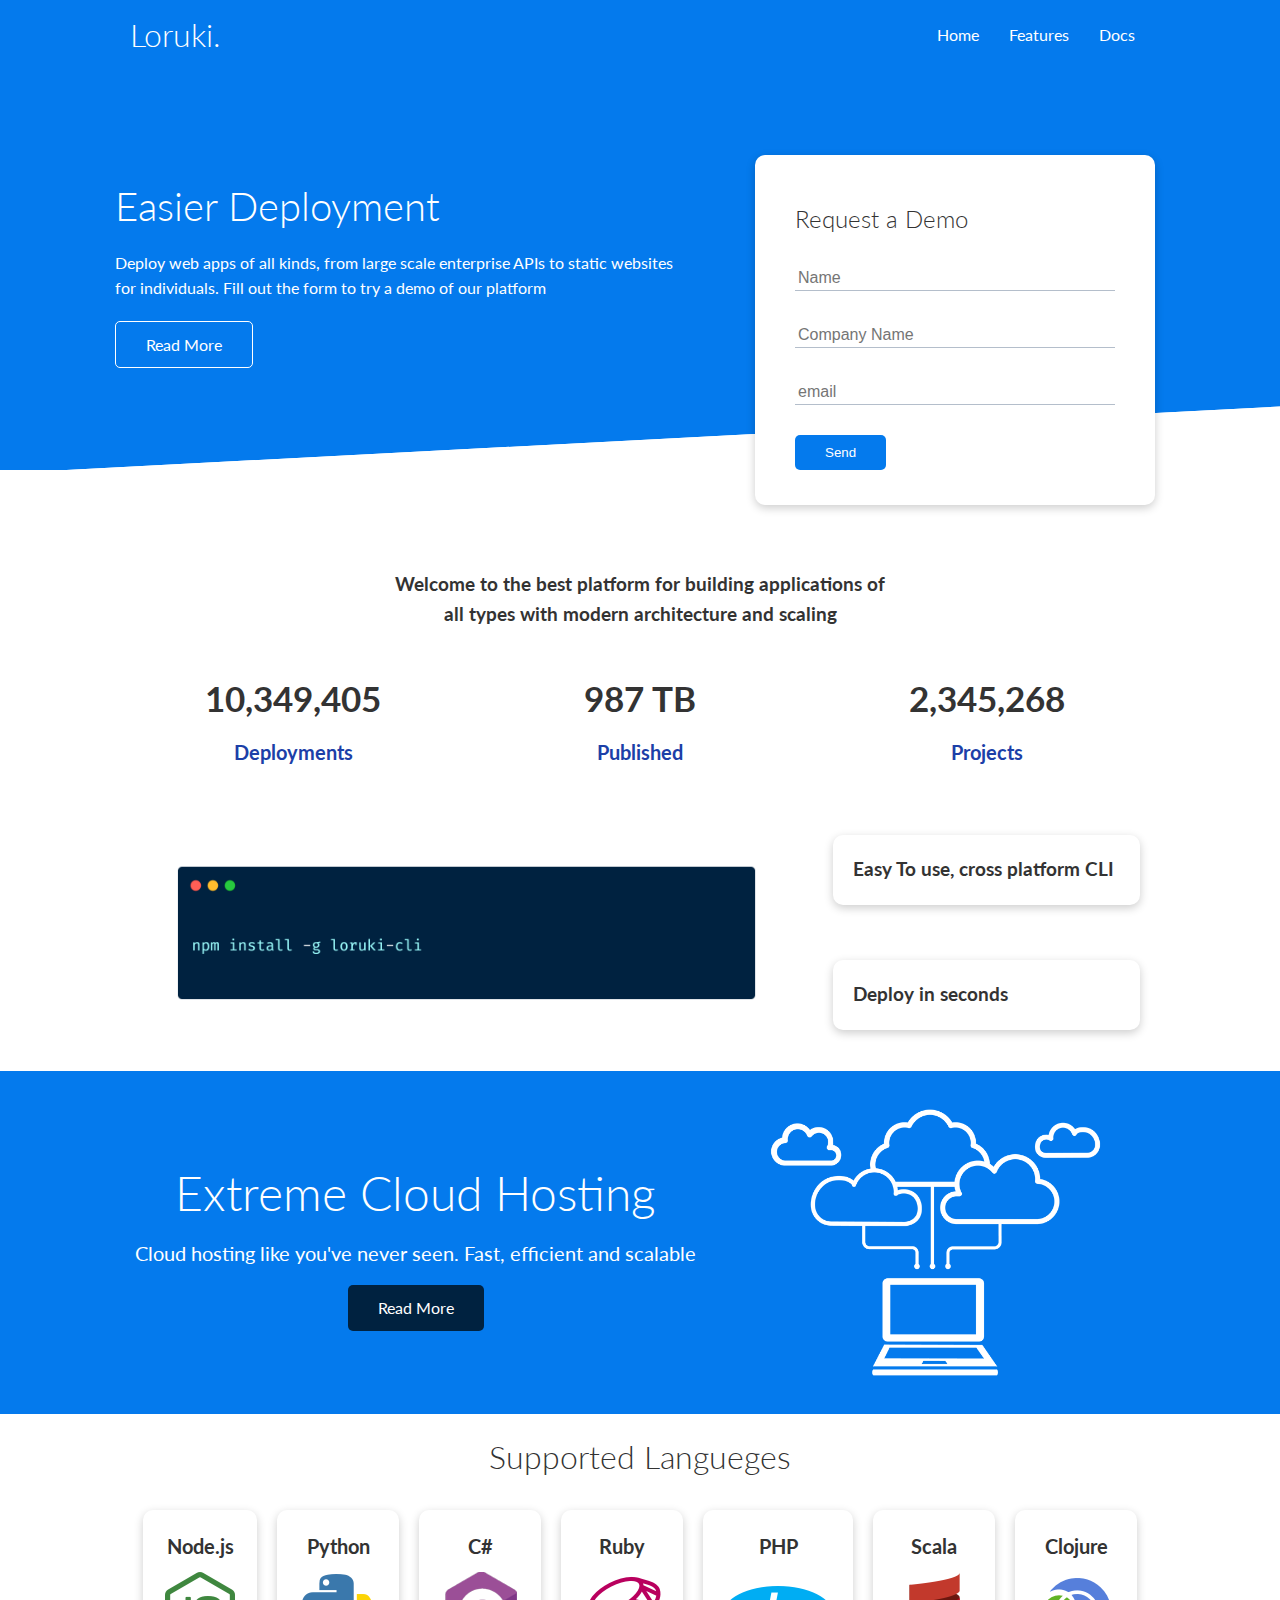
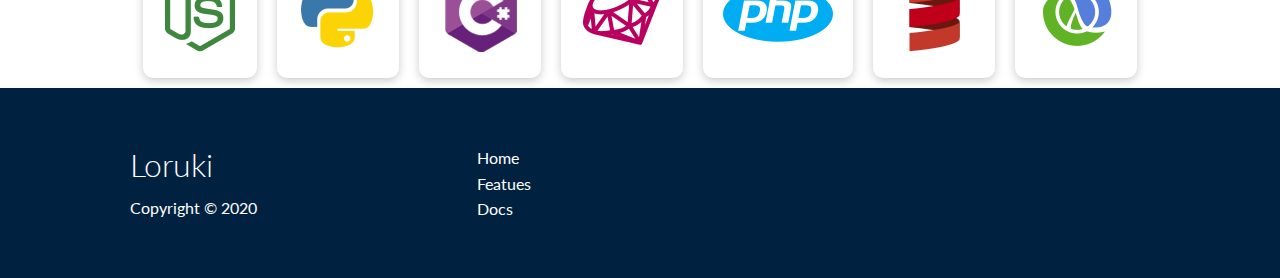
<file: myVersion/index.html>
<!DOCTYPE html>
<html lang="en">
<head>
    <meta charset="UTF-8">
    <meta http-equiv="X-UA-Compatible" content="IE=edge">
    <meta name="viewport" content="width=device-width, initial-scale=1.0">
    <title>Loruki | Cloud Hosting For Everyone</title>
    <link rel="stylesheet" href="css/utilities.css">
    <link rel="stylesheet" href="css/style.css">
    <link rel="stylesheet" href="https://cdnjs.cloudflare.com/ajax/libs/font-awesome/5.15.2/css/all.min.css" integrity="sha512-HK5fgLBL+xu6dm/Ii3z4xhlSUyZgTT9tuc/hSrtw6uzJOvgRr2a9jyxxT1ely+B+xFAmJKVSTbpM/CuL7qxO8w==" crossorigin="anonymous" />
</head>
<body>
    <!-- navbar -->
    <div class="navbar">
        <div class="container flex">
            <h1 class="logo">Loruki.</h1>
            <nav>
                <ul>
                    <li><a href="index.html">Home</a></li>
                    <li><a href="features.html">Features</a></li>
                    <li><a href="docs.html">Docs</a></li>
                </ul>
            </nav>
        </div>
    </div>  
    <!-- showcase -->
    <section class="showcase">
        <div class="container grid">
            <div class="showcase-text">
                <h1>Easier Deployment</h1>
                <p>Deploy web apps of all kinds, from
                 large scale enterprise APIs to static
                  websites for individuals. Fill out the
                   form to try a demo of our platform</p>
                <a href="features.html" class="btn btn-outline">Read More</a>
            </div>
            <div class="showcase-form card">
                <h2>Request a Demo</h2>
                <form>
                    <div class="form-control">
                        <input type="text" name="name" placeholder="Name" required>
                    </div>
                    <div class="form-control">
                        <input type="text" name="company" placeholder="Company Name" required>
                    </div>
                    <div class="form-control">
                        <input type="email" name="email" placeholder="email" required>
                    </div>
                    <input type="submit" value="Send" class="btn btn-primary">
                </form>
            </div>
        </div>
    </section>  
    <!-- states -->
    <section class="states">
        <div class="container">
            <h3 class="stats-heading text-center my-1">
                Welcome to the best platform for building applications
                 of all types with modern architecture and scaling
            </h3>
            <div class="grid grid-3 text-center my-4">
                <div>
                    <i class="fas fa-server fa-3x"></i>
                    <h3>10,349,405</h3>
                    <p class="text-secondary">Deployments</p>
                </div>
                <div>
                    <i class="fas fa-upload fa-3x"></i>
                    <h3>987 TB</h3>
                    <p class="text-secondary">Published</p>
                </div>
                <div>
                    <i class="fas fa-project-diagram fa-3x"></i>
                    <h3>2,345,268</h3>
                    <p class="text-secondary">Projects</p>
                </div>
            </div>
        </div>
    </section>
    <!-- cli -->
    <section class="cli">
        <div class="container grid">
            <img src="./images/cli.png" alt="cli">
            <div class="card">
                <h3>Easy To use, cross platform CLI</h3>
            </div>
            <div class="card">
                <h3>Deploy in seconds</h3>
            </div>
        </div>
    </section>
    <!-- cloud -->
    <section class="cloud bg-primary my-2 py-2">
        <div class="container grid">
            <div class="text-center">
                <h2 class="lg">Extreme Cloud Hosting</h2>
                <p class="lead my-1">Cloud hosting like you've never seen. Fast, efficient and scalable</p>
                <a href="features.html" class="btn btn-dark">Read More</a>
            </div>
            <img src="./images/cloud.png" alt="cloud">
        </div>
    </section>
    <!-- languages -->
    <section class="languages">
        <h2 class="md text-center my-2">
            Supported Langueges
        </h2>
        <div class="container flex">
            <div class="card">
                <h4>Node.js</h4>
                <img src="./images/logos/node.png" alt="nodejs">
            </div>
            <div class="card">
                <h4>Python</h4>
                <img src="./images/logos/python.png" alt="python">
            </div>
            <div class="card">
                <h4>C#</h4>
                <img src="./images/logos/csharp.png" alt="csharp">
            </div>
            <div class="card">
                <h4>Ruby</h4>
                <img src="./images/logos/ruby.png" alt="ruby">
            </div>
            <div class="card">
                <h4>PHP</h4>
                <img src="./images/logos/php.png" alt="php">
            </div>
            <div class="card">
                <h4>Scala</h4>
                <img src="./images/logos/scala.png" alt="scala">
            </div>
            <div class="card">
                <h4>Clojure</h4>
                <img src="./images/logos/clojure.png" alt="clojure">
            </div>
        </div>
    </section>
    <!-- footer -->
    <footer class="footer bg-dark py-5">
        <div class="container grid grid-3">
            <div>
                <h1>Loruki</h1>
                <p>Copyright &copy; 2020</p>
            </div>
            <nav>
                <ul>
                    <li><a href="index.html">Home</a></li>
                    <li><a href="features.html">Featues</a></li>
                    <li><a href="docs.html">Docs</a></li>
                </ul>
            </nav>
            <div class="social">
                <a href="#"><i class="fab fa-github fa-2x"></i></a>
                <a href="#"><i class="fab fa-facebook fa-2x"></i></a>
                <a href="#"><i class="fab fa-instagram fa-2x"></i></a>
                <a href="#"><i class="fab fa-twitter fa-2x"></i></a>
            </div>
        </div>
    </footer>
</body>
</html>
</file>
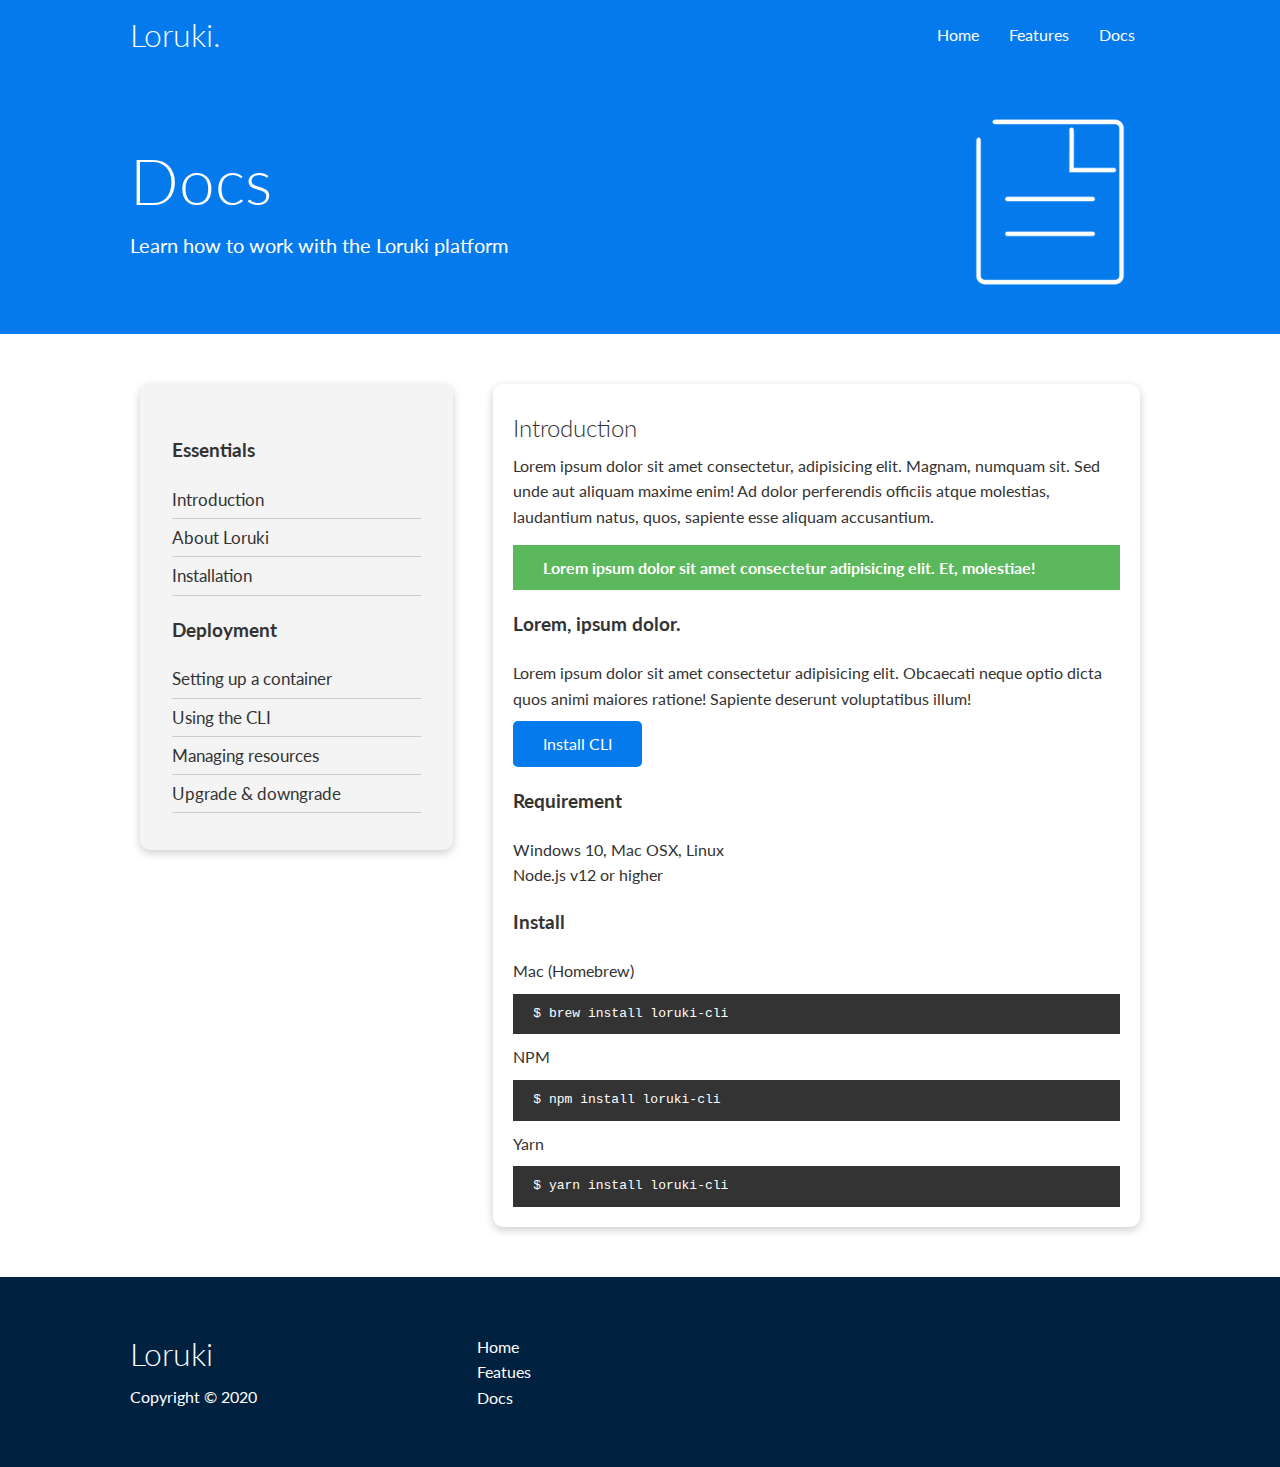
<file: myVersion/docs.html>
<!DOCTYPE html>
<html lang="en">
<head>
    <meta charset="UTF-8">
    <meta http-equiv="X-UA-Compatible" content="IE=edge">
    <meta name="viewport" content="width=device-width, initial-scale=1.0">
    <title>Loruki | Cloud Hosting For Everyone</title>
    <link rel="stylesheet" href="css/utilities.css">
    <link rel="stylesheet" href="css/style.css">
    <link rel="stylesheet" href="https://cdnjs.cloudflare.com/ajax/libs/font-awesome/5.15.2/css/all.min.css" integrity="sha512-HK5fgLBL+xu6dm/Ii3z4xhlSUyZgTT9tuc/hSrtw6uzJOvgRr2a9jyxxT1ely+B+xFAmJKVSTbpM/CuL7qxO8w==" crossorigin="anonymous" />
</head>
<body>
    <!-- navbar -->
    <div class="navbar">
        <div class="container flex">
            <h1 class="logo">Loruki.</h1>
            <nav>
                <ul>
                    <li><a href="index.html">Home</a></li>
                    <li><a href="features.html">Features</a></li>
                    <li><a href="docs.html">Docs</a></li>
                </ul>
            </nav>
        </div>
    </div>  
    <!-- head -->
    <section class="docs-head bg-primary py-3">
        <div class="container grid">
            <div>
                <h1 class="xl">Docs</h1>
                <p class="lead">Learn how to work with the Loruki platform</p>
            </div>
            <img src="./images/docs.png" alt="docs">
        </div>
    </section>
    <!-- docs main -->
    <section class="docs-main my-4">
        <div class="container grid">
            <div class="card bg-light p-3">
                <h3 class="my-2">Essentials</h3>
                <nav>
                    <ul>
                        <li><a href="#" class="text-primary">Introduction</a></li>
                        <li><a href="#">About Loruki</a></li>
                        <li><a href="#">Installation</a></li>
                    </ul>
                </nav>
                <h3 class="my-2">Deployment</h3>
                <nav>
                    <ul>
                        <li><a href="#">Setting up a container</a></li>
                        <li><a href="#">Using the CLI</a></li>
                        <li><a href="#">Managing resources</a></li>
                        <li><a href="#">Upgrade & downgrade</a></li>
                    </ul>
                </nav>
            </div>
            <div class="card">
                <h2>Introduction</h2>
                <p>Lorem ipsum dolor sit amet consectetur, adipisicing elit. Magnam, numquam sit. Sed unde aut aliquam maxime enim! Ad dolor perferendis officiis atque molestias, laudantium natus, quos, sapiente esse aliquam accusantium.</p>
                <div class="alert alert-success">
                    <i class="fas fa-info"></i>
                    Lorem ipsum dolor sit amet consectetur adipisicing elit. Et, molestiae!
                </div>
                <h3>Lorem, ipsum dolor.</h3>
                <p>Lorem ipsum dolor sit amet consectetur adipisicing elit. Obcaecati neque optio dicta quos animi maiores ratione! Sapiente deserunt voluptatibus illum!</p>
                <a href="#" class="btn btn-primary">Install CLI</a>
                <h3>Requirement</h3>
                <ul>
                    <li>Windows 10, Mac OSX, Linux</li>
                    <li>Node.js v12 or higher</li>
                </ul>
                <h3>Install</h3>
                <p>Mac (Homebrew)</p>
                <pre><code>$ brew install loruki-cli</code></pre>
                <p>NPM</p>
                <pre><code>$ npm install loruki-cli</code></pre>
                <p>Yarn</p>
                <pre><code>$ yarn install loruki-cli</code></pre>
            </div>
        </div>
    </section>
    <!-- footer -->
    <footer class="footer bg-dark py-5">
        <div class="container grid grid-3">
            <div>
                <h1>Loruki</h1>
                <p>Copyright &copy; 2020</p>
            </div>
            <nav>
                <ul>
                    <li><a href="index.html">Home</a></li>
                    <li><a href="features.html">Featues</a></li>
                    <li><a href="docs.html">Docs</a></li>
                </ul>
            </nav>
            <div class="social">
                <a href="#"><i class="fab fa-github fa-2x"></i></a>
                <a href="#"><i class="fab fa-facebook fa-2x"></i></a>
                <a href="#"><i class="fab fa-instagram fa-2x"></i></a>
                <a href="#"><i class="fab fa-twitter fa-2x"></i></a>
            </div>
        </div>
    </footer>
</body>
</html>
</file>
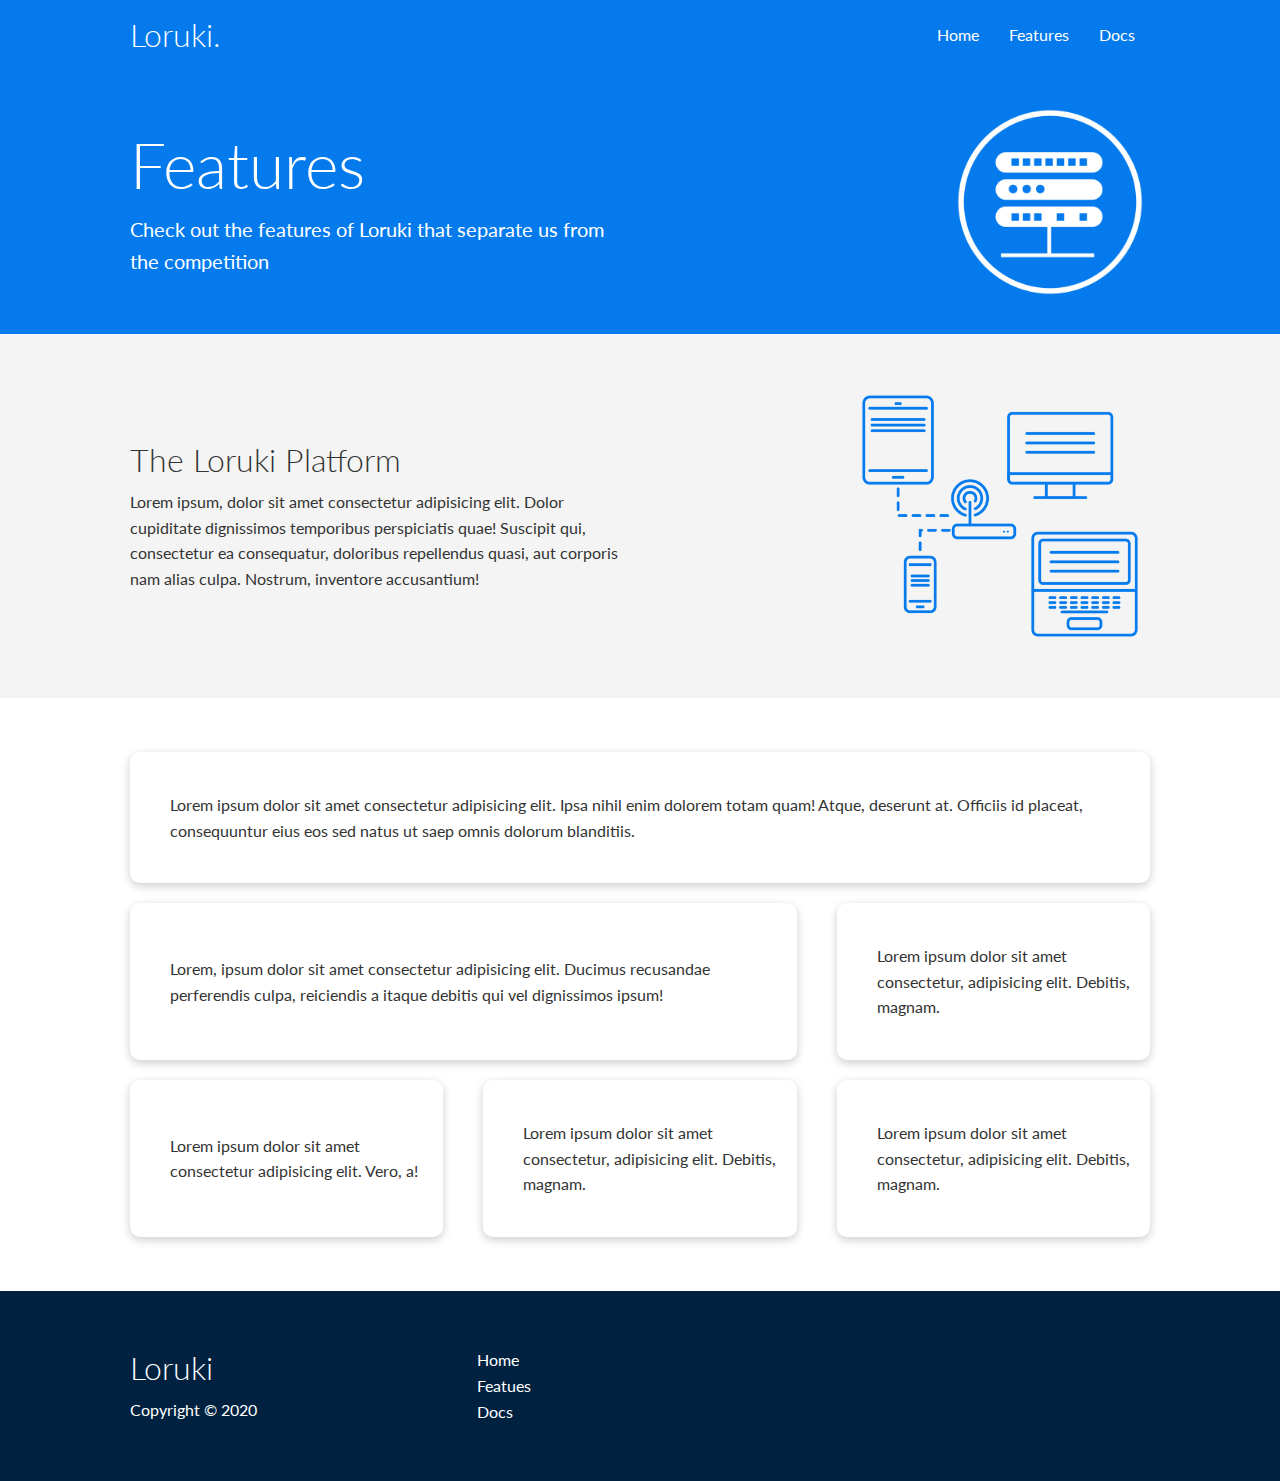
<file: myVersion/features.html>
<!DOCTYPE html>
<html lang="en">
<head>
    <meta charset="UTF-8">
    <meta http-equiv="X-UA-Compatible" content="IE=edge">
    <meta name="viewport" content="width=device-width, initial-scale=1.0">
    <title>Loruki | Cloud Hosting For Everyone</title>
    <link rel="stylesheet" href="css/utilities.css">
    <link rel="stylesheet" href="css/style.css">
    <link rel="stylesheet" href="https://cdnjs.cloudflare.com/ajax/libs/font-awesome/5.15.2/css/all.min.css" integrity="sha512-HK5fgLBL+xu6dm/Ii3z4xhlSUyZgTT9tuc/hSrtw6uzJOvgRr2a9jyxxT1ely+B+xFAmJKVSTbpM/CuL7qxO8w==" crossorigin="anonymous" />
</head>
<body>
    <!-- navbar -->
    <div class="navbar">
        <div class="container flex">
            <h1 class="logo">Loruki.</h1>
            <nav>
                <ul>
                    <li><a href="index.html">Home</a></li>
                    <li><a href="features.html">Features</a></li>
                    <li><a href="docs.html">Docs</a></li>
                </ul>
            </nav>
        </div>
    </div>  
    <!-- head -->
    <section class="features-head bg-primary py-3">
        <div class="container grid">
            <div>
                <h1 class="xl">Features</h1>
                <p class="lead">Check out the features of Loruki that 
                    separate us from the competition</p>
            </div>
            <img src="./images/server.png" alt="server">
        </div>
    </section>
    <!-- sub head -->
    <section class="features-sub-head bg-light py-3 ">
        <div class="container grid">
            <div>
                <h1 class="md">The Loruki Platform</h1>
                <p>
                Lorem ipsum, dolor sit amet consectetur 
                adipisicing elit. Dolor cupiditate dignissimos
                 temporibus perspiciatis quae! Suscipit qui,
                  consectetur ea consequatur, doloribus repellendus
                   quasi, aut corporis nam alias culpa. Nostrum,
                 inventore accusantium!</p>
            </div>
            <img src="./images/server2.png" alt="server">
        </div>
    </section>
    <section class="features-main my-2">
        <div class="container grid grid-3">
            <div class="card flex">
                <i class="fas fa-server fa-3x"></i>
                <p>Lorem ipsum dolor sit amet consectetur adipisicing elit.
                 Ipsa nihil enim dolorem totam quam! Atque, deserunt at.
                 Officiis id placeat, consequuntur eius eos sed natus ut saep
                  omnis dolorum blanditiis.
                </p>
            </div>
            <div class="card flex">
                <i class="fas fa-network-wired fa-3x"></i>
                <p>
                    Lorem, ipsum dolor sit amet consectetur adipisicing elit. Ducimus
                    recusandae perferendis culpa, reiciendis a itaque debitis qui vel
                    dignissimos ipsum!
                </p>
            </div>
            <div class="card flex">
                <i class="fas fa-laptop-code fa-3x"></i>
                <p>
                    Lorem ipsum dolor sit amet consectetur, adipisicing elit. Debitis,
                    magnam.
                </p>
            </div>
            <div class="card flex">
                <i class="fas fa-database fa-3x"></i>
                <p>
                    Lorem ipsum dolor sit amet consectetur adipisicing elit. Vero, a!
                </p>
            </div>
            <div class="card flex">
                <i class="fas fa-power-off fa-3x"></i>
                <p>
                    Lorem ipsum dolor sit amet consectetur, adipisicing elit. Debitis,
                    magnam.
                </p>
            </div>
            <div class="card flex">
                <i class="fas fa-upload fa-3x"></i>
                <p>
                    Lorem ipsum dolor sit amet consectetur, adipisicing elit. Debitis,
                    magnam.
                </p>
            </div>
        </div>
    </section>
    <!-- footer -->
    <footer class="footer bg-dark py-5">
        <div class="container grid grid-3">
            <div>
                <h1>Loruki</h1>
                <p>Copyright &copy; 2020</p>
            </div>
            <nav>
                <ul>
                    <li><a href="index.html">Home</a></li>
                    <li><a href="features.html">Featues</a></li>
                    <li><a href="docs.html">Docs</a></li>
                </ul>
            </nav>
            <div class="social">
                <a href="#"><i class="fab fa-github fa-2x"></i></a>
                <a href="#"><i class="fab fa-facebook fa-2x"></i></a>
                <a href="#"><i class="fab fa-instagram fa-2x"></i></a>
                <a href="#"><i class="fab fa-twitter fa-2x"></i></a>
            </div>
        </div>
    </footer>
</body>
</html>
</file>
<file: myVersion/css/utilities.css>
.container{
    max-width: 1100px;
    margin: auto;
    overflow: auto;
    padding: 0 40px;
}
.card{
    background-color: #fff;
    border-radius: 10px;
    box-shadow: 0 3px 10px rgba(0, 0, 0, 0.2);
    padding: 20px;
    margin: 10px;
    color: #333;
}
.flex{
    display: flex;
    justify-content: center;
    align-items: center;
    height: 100%;
}
.grid{
    display: grid;
    grid-template-columns: repeat(2, 1fr);
    gap: 20px;
    justify-content: center;
    align-items: center;
    height: 100%;
}
.grid-3{
    grid-template-columns: repeat(3, 1fr);
}
.btn{
    display: inline-block;
    padding: 10px 30px;
    cursor: pointer;
    background-color: var(--primary-color);
    color: #fff;
    border: none;
    border-radius: 5px;
}
.btn-outline{
    background-color: transparent;
    border: 1px solid #fff;
}
.btn:hover{
    transform: scale(.98);
}
.text-center{
    text-align: center;
}

/* margins */
.my-1{
    margin: 1rem 0;
}
.my-2{
    margin: 1.5rem 0;
}
.my-3{
    margin: 2rem 0;
}
.my-4{
    margin: 2.5rem 0;
}
.my-5{
    margin: 3rem 0;
}

.m-1{
    margin: 1rem;
}
.m-2{
    margin: 1.5rem;
}
.m-3{
    margin: 2rem;
}
.m-4{
    margin: 2.5rem;
}
.m-5{
    margin: 3rem;
}

/* paddings */
.py-1{
    padding: 1rem 0;
}
.py-2{
    padding: 1.5rem 0;
}
.py-3{
    padding: 2rem 0;
}
.py-4{
    padding: 2.5rem 0;
}
.py-5{
    padding: 3rem 0;
}

.p-1{
    padding: 1rem;
}
.p-2{
    padding: 1.5rem;
}
.p-3{
    padding: 2rem;
}
.p-4{
    padding: 2.5rem;
}
.p-5{
    padding: 3rem;
}
/* backgrounds & colored buttons */
.bg-primary, .btn-primary{
    background-color: var(--primary-color);
    color: #fff;
}
.bg-secondary, .btn-secondary{
    background-color: var(--secondary-color);
    color: #fff;
}
.bg-dark, .btn-dark{
    background-color: var(--dark-color);
    color: #fff;
}
.bg-light, .btn-light{
    background-color: var(--light-color);
    color: #333;
}
.bg-primary a, .btn-primary a,
.bg-secondary a, .btn-secondary a,
.bg-dark a, .btn-dark a,
.bg-light a, .btn-light a
{
    color: #fff;
}

/* text sizes */
.lead{
    font-size: 20px;
}
.sm{
    font-size: 1rem;
}
.md{
    font-size: 2rem
}
.lg{
    font-size: 3rem;
}
.xl{
    font-size: 4rem;
}

/* alert */
.alert{
    background-color: var(--light-color);
    padding: 10px 20px;
    font-weight: bold;
    margin: 15px 0;
}
.alert i{
    margin-right: 10px;
}

.alert-success{
    background-color: var(--success-color);
    color: white;
}
.alert-error{
    background-color: var(--error-color);
    color: white;
}

/* text colors */
.text-primary{
    color: var(--primary-color);
}
.text-secondary{
    color: var(--secondary-color);
}
.text-dark{
    color: var(--dark-color);
}
.text-light{
    color: var(--light-color);
}
</file>
<file: myVersion/css/style.css>
@import url('https://fonts.googleapis.com/css2?family=Lato:wght@300&display=swap');

*{
    box-sizing: border-box;
    margin: 0;
    padding: 0;
}
:root{
    --primary-color: #047aed;
    --secondary-color: #1c3fa8;
    --dark-color: #002240;
    --light-color: #f4f4f4;
    --success-color: #5cb85c;
    --error-color: #d9534f;
}
body{
    font-family: 'Lato', sans-serif;
    color: #333;
    line-height: 1.6;
}
ul{
    list-style-type: none;
}
a{
    text-decoration: none;
    color: #333;
}
h1, h2{
    font-weight: 300;
    line-height: 1.2;
    margin: 10px 0;
}
p{
    margin: 10px 0;
}
img{
    width: 100%;
}
code, pre{
    background-color: #333;
    color: white;
    padding: 10px;
}
/* navbar */
.navbar{
    background-color: var(--primary-color);
    color: #fff;
    height: 70px;
}
.navbar ul{
    display: flex;
}
.navbar a{
    color: #fff;
    padding: 10px;
    margin: 0 5px;
}
.navbar a:hover{
    border-bottom: 2px solid #fff;
}
.navbar .flex{
    justify-content: space-between;
}
/* showcase */

.showcase{
    height: 400px;
    background-color: var(--primary-color);
    color: #fff;
    position: relative;
}
.showcase h1{
    font-size: 40px;
}
.showcase p{
    margin: 20px 0;
}
.showcase .grid{
    grid-template-columns: 55% 45%;
    gap: 30px;
    overflow: visible;
}
.showcase-text{
    animation: slideInFromLeft 1s ease-in;
}
.showcase-form{
    position: relative;
    top: 60px;
    height: 350px;
    width: 400px;
    padding: 40px;
    z-index: 100;
    justify-self: flex-end;
    animation: slideInFromRight 1s ease-in;
}
.showcase-form .form-control{
    margin: 30px 0;
}
.showcase-form input[type="text"],
.showcase-form input[type="email"]{
    border: 0;
    border-bottom: 1px solid #b4becb;
    width: 100%;
    padding: 3px;
    font-size: 16px;
}
.showcase-form input:focus{
    outline: none;
}
.showcase::before, .showcase::after{
    content: "";
    position: absolute;
    height: 100px;
    bottom: -70px;
    right: 0;
    left: 0;
    background-color: #fff;
    transform: skewY(-3deg); 
    -webkit-transform: skewY(-3deg); 
    -moz-transform: skewY(-3deg); 
    -ms-transform: skewY(-3deg); 
}
/* states */
.states{
    padding-top: 100px;
    animation: slideInFromLeft 1s ease-in;
}
.stats-heading{
    max-width: 500px;
    margin: auto;
}
.states .grid h3{
    font-size: 35px;
}
.states .grid p{
    font-size: 20px;
    font-weight: bold;
}

/* cli */
.cli .grid{
    grid-template-columns: repeat(3 , 1fr);
    grid-template-rows: repeat(2, 1fr);
}
.cli .grid > *:first-child{
    grid-column: 1/ span 2;
    grid-row: 1 / span 2;
}

/* cloud */
.cloud .grid {
    grid-template-columns: 4fr 3fr;
}
/* languages */
.languages .card {
    text-align: center;
    margin: 18px 10 40px;
    transition: transform 0.2s ease-in;
}
.languages .flex{
    flex-wrap: wrap;
}
.languages .card h4{
    font-size: 20px;
    margin-bottom: 10px;
}
.languages .card:hover{
    transform: translateY(-15px);
}
/* features */
.features-head img,
.docs-head img {
    width: 200px;
    justify-self: flex-end;
}
.features-sub-head img{
    width: 300px;
    justify-self: flex-end;
}
.features-main .card > i{
    margin-right: 20px;
}
.features-main .grid{
    padding: 30px;
}
.features-main .grid > *:first-child{
    grid-column: 1 / span 3;
}
.features-main .grid > *:nth-child(2){
    grid-column: 1 / span 2;
}
/* docs */
.docs-main h3{
    margin: 20px 0;
}
.docs-main nav li a{
    color: #333;
}
.docs-main nav li{
    font-size: 17px;
    padding-bottom: 5px;
    margin-bottom: 5px;
    border-bottom: 1px solid #ccc;
}
.docs-main a:hover{
    font-weight: bold;
}
.docs-main .grid{
    grid-template-columns: 1fr 2fr;
    align-items: flex-start;
}
/*footer*/

.footer .social a{
    margin: 0 10px;
}

/* Animation */
@keyframes slideInFromLeft{
    0%{
        transform: translateX(-100%);
    }
    100%{
        transform: translateX(0);
    }
}
@keyframes slideInFromRight{
    0%{
        transform: translateX(100%);
    }
    100%{
        transform: translateX(0);
    }
}
@keyframes slideInFromTop{
    0%{
        transform: translateY(-100%);
    }
    100%{
        transform: translateY(0);
    }
}
@keyframes slideInFromBottom{
    0%{
        transform: translateY(100%);
    }
    100%{
        transform: translateY(0);
    }
}
/* tablets and under */

@media (max-width: 768px){
    .grid,
    .showcase .grid,
    .states .grid,
    .cli .grid,
    .cloud .grid,
    .features-main .grid,
    .docs-main .grid{
        grid-template-columns: 1fr;
        grid-template-rows: 1fr;
    }
    .showcase{
        height: auto;
    }
    .showcase-text{
        text-align: center;
        margin-top: 40px;
    }
    .showcase-form{
        justify-self: center;
        margin: auto;
    }
    .cli .grid > *:first-child{
        grid-column: 1;
        grid-row: 1;
    }
    .features-head,
    .features-sub-head,
    .docs-head{
        text-align: center;
    }
    .features-head img,
    .features-sub-head img,
    .docs-head img{
        text-align: center;
        justify-self: center;
    }
    .features-main .grid > *:first-child,
    .features-main .grid > *:nth-child(2){
        grid-column: 1;
    }
}

/* mobile */

@media (max-width: 500px){
    .navbar{
        height: 110px;
    }
    .navbar .flex{
        flex-direction: column;
    }
    .navbar ul{
        padding: 10px;
        background-color: rgba(0,0,0,0.1);
    }
}


/* 1:32:21 */
</file>
